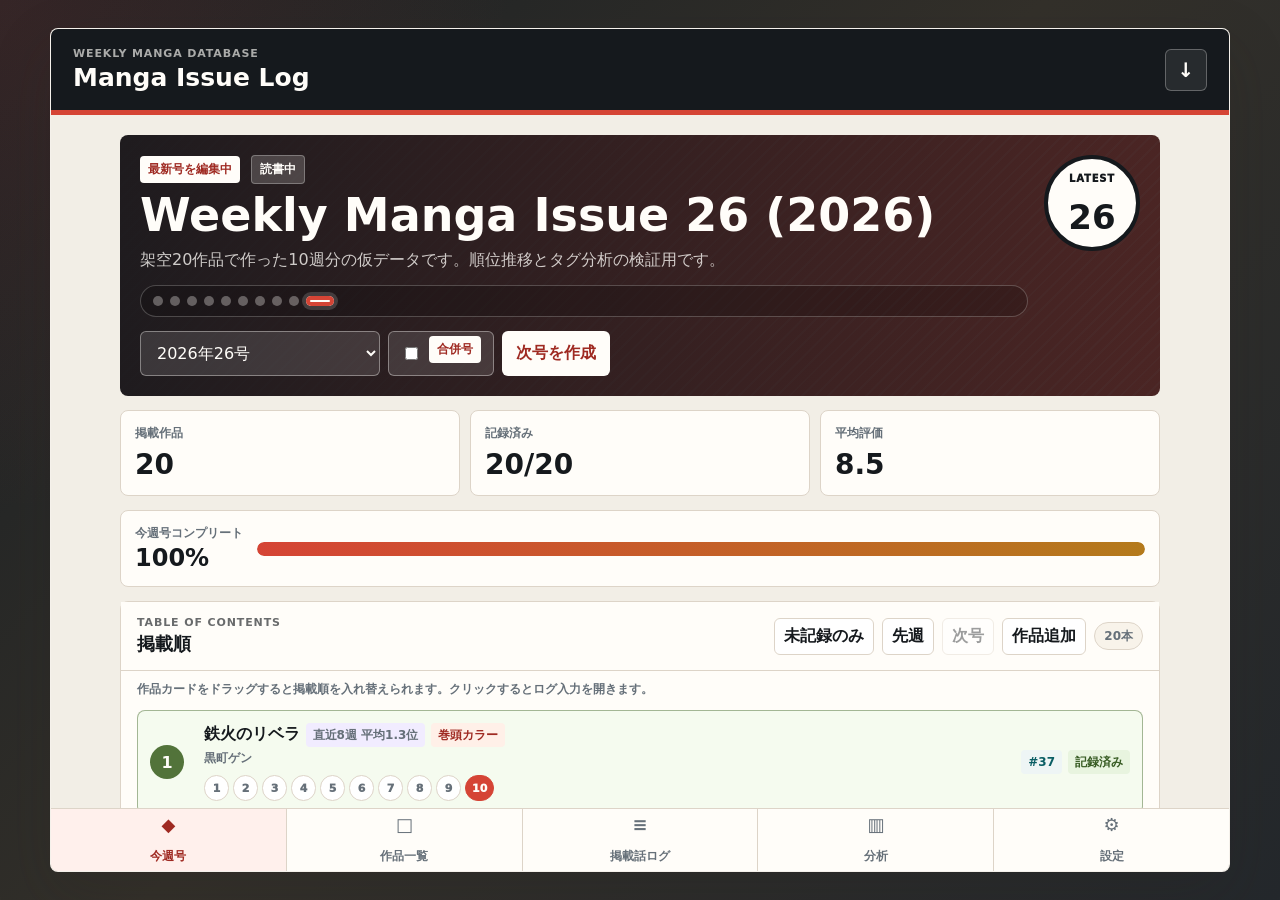
<file: index.html>
<!doctype html>
<html lang="ja">
  <head>
    <meta charset="utf-8" />
    <meta name="viewport" content="width=device-width, initial-scale=1" />
    <title>Manga Issue Log</title>
    <link rel="stylesheet" href="./styles.css" />
  </head>
  <body>
    <div class="desktop-stage">
      <div class="app-frame">
        <header class="app-header">
          <div>
            <p class="header-kicker">Weekly Manga Database</p>
            <h1>Manga Issue Log</h1>
          </div>
          <button class="icon-button" id="quickExportButton" title="JSONを書き出す" aria-label="JSONを書き出す">↓</button>
        </header>

        <main class="app-main">
          <section class="screen is-active" id="screen-current" aria-label="今週号">
            <div class="issue-hero" id="currentIssueHero"></div>
            <div class="metric-grid">
              <div class="metric-card">
                <span>掲載作品</span>
                <strong id="metricSeries">0</strong>
              </div>
              <div class="metric-card">
                <span>記録済み</span>
                <strong id="metricLogged">0</strong>
              </div>
              <div class="metric-card">
                <span>平均評価</span>
                <strong id="metricAverage">-</strong>
              </div>
            </div>
            <div class="completion-card">
              <div>
                <span>今週号コンプリート</span>
                <strong id="completionText">0%</strong>
              </div>
              <div class="completion-track"><div id="completionBar"></div></div>
            </div>

            <section class="panel toc-panel">
              <div class="section-title">
                <div>
                  <p>Table of contents</p>
                  <h2>掲載順</h2>
                </div>
                <div class="section-actions">
                  <button class="small-button" id="currentUnloggedToggle" type="button" aria-pressed="false">未記録のみ</button>
                  <button class="small-button" id="previousIssueButton" type="button">先週</button>
                  <button class="small-button" id="nextIssueButton" type="button">次号</button>
                  <button class="small-button" id="openAddSeriesButton" type="button">作品追加</button>
                  <span class="pill" id="currentIssueCount">0本</span>
                </div>
              </div>
              <div class="toc-hint">作品カードをドラッグすると掲載順を入れ替えられます。クリックするとログ入力を開きます。</div>
              <div class="toc-list" id="tocList"></div>
            </section>
          </section>

          <section class="screen" id="screen-series" aria-label="作品一覧">
            <div class="screen-heading">
              <p>Series master</p>
              <h2>作品一覧</h2>
            </div>
            <div class="search-box">
              <input id="seriesSearchInput" type="search" placeholder="作品名・作者で検索" />
            </div>
            <section class="panel">
              <div class="section-title">
                <div>
                  <p>Add series</p>
                  <h2>作品を追加</h2>
                </div>
              </div>
              <form id="seriesForm" class="series-form">
                <div class="form-row">
                  <label>
                    <span>作品名</span>
                    <input name="name" type="text" placeholder="作品名" required />
                  </label>
                  <label>
                    <span>作者</span>
                    <input name="author" type="text" placeholder="作者名" />
                  </label>
                </div>
                <div class="form-row">
                  <label>
                    <span>状態</span>
                    <select name="status">
                      <option value="新連載">新連載</option>
                      <option value="連載中">連載中</option>
                      <option value="読切">読切</option>
                      <option value="連載終了">連載終了</option>
                    </select>
                  </label>
                  <label class="toggle-row inline-toggle">
                    <input name="addToCurrentIssue" type="checkbox" checked />
                    <span>今の号に追加</span>
                  </label>
                </div>
                <button class="secondary-button" type="submit">作品を追加</button>
              </form>
            </section>
            <div class="series-list" id="seriesList"></div>
          </section>

          <section class="screen" id="screen-series-detail" aria-label="作品詳細">
            <button class="ghost-button back-button" id="backToSeriesButton">← 作品一覧へ</button>
            <div class="series-detail-hero" id="seriesDetailHero"></div>
            <section class="panel">
              <div class="section-title">
                <div>
                  <p>Series status</p>
                  <h2>作品設定</h2>
                </div>
              </div>
              <div class="series-settings-grid">
                <div class="form-row">
                  <label>
                    <span>状態</span>
                    <select id="seriesStatusSelect">
                      <option value="新連載">新連載</option>
                      <option value="連載中">連載中</option>
                      <option value="読切">読切</option>
                      <option value="連載終了">連載終了</option>
                    </select>
                  </label>
                  <button class="secondary-button" id="saveSeriesStatusButton" type="button">状態を保存</button>
                </div>
                <div class="thumbnail-controls">
                  <label class="secondary-button file-button">
                    サムネイル設定
                    <input type="file" id="seriesThumbnailInput" accept="image/*" />
                  </label>
                  <button class="ghost-button" id="clearSeriesThumbnailButton" type="button">サムネイル削除</button>
                </div>
              </div>
            </section>
            <div class="series-detail-grid">
              <section class="panel full-span">
                <div class="section-title">
                  <div>
                    <p>Order trend</p>
                    <h2>掲載順の推移</h2>
                  </div>
                </div>
                <div class="series-rank-chart" id="seriesRankChart"></div>
              </section>
              <section class="panel">
                <div class="section-title">
                  <div>
                    <p>Score timeline</p>
                    <h2>評価の推移</h2>
                  </div>
                </div>
                <div class="mini-timeline" id="seriesScoreTimeline"></div>
              </section>
              <section class="panel">
                <div class="section-title">
                  <div>
                    <p>Development map</p>
                    <h2>タグ履歴</h2>
                  </div>
                </div>
                <div class="bar-list" id="seriesTagBars"></div>
                <div class="series-tag-history" id="seriesTagHistory"></div>
              </section>
              <section class="panel full-span">
                <div class="section-title">
                  <div>
                    <p>Story history</p>
                    <h2>これまでのログ</h2>
                  </div>
                </div>
                <div class="chapter-list" id="seriesHistoryList"></div>
              </section>
            </div>
          </section>

          <section class="screen" id="screen-logs" aria-label="掲載話ログ">
            <div class="screen-heading">
              <p>Chapter timeline</p>
              <h2>掲載話ログ</h2>
            </div>
            <div class="filter-stack">
              <input id="logSearchInput" type="search" placeholder="出来事、感想、反応、タグで検索" />
              <div class="form-row">
                <select id="seriesFilter"></select>
                <select id="tagFilter"></select>
              </div>
            </div>
            <div class="chapter-list" id="chapterList"></div>
          </section>

          <section class="screen" id="screen-analysis" aria-label="分析">
            <div class="screen-heading">
              <p>Reading analytics</p>
              <h2>分析</h2>
            </div>
            <div class="analysis-controls">
              <label>
                <span>比較対象</span>
                <select id="analysisScopeSelect">
                  <option value="current">現在の連載陣</option>
                  <option value="new">新連載</option>
                  <option value="all">すべて</option>
                </select>
              </label>
              <label>
                <span>作品で絞る</span>
                <select id="analysisFocusSelect"></select>
              </label>
              <label>
                <span>表示プリセット</span>
                <select id="analysisPresetSelect">
                  <option value="all">選択範囲すべて</option>
                  <option value="top5">平均順位 上位5本</option>
                  <option value="movers">変動が大きい作品</option>
                  <option value="neighbors">選択作品の周辺</option>
                </select>
              </label>
            </div>
            <div class="analysis-grid">
              <section class="panel full-analysis">
                <div class="section-title">
                  <div>
                    <p>Order ranking</p>
                    <h2>掲載順ランキング</h2>
                  </div>
                </div>
                <div class="ranking-list" id="analysisRanking"></div>
              </section>
              <section class="panel full-analysis">
                <div class="section-title">
                  <div>
                    <p>Order comparison</p>
                    <h2>掲載順比較</h2>
                  </div>
                </div>
                <div class="comparison-chart" id="orderComparisonChart"></div>
              </section>
              <section class="panel full-analysis">
                <div class="section-title">
                  <div>
                    <p>Tag summary</p>
                    <h2>タグ集計</h2>
                  </div>
                </div>
                <div class="bar-list" id="tagBars"></div>
              </section>
            </div>
          </section>

          <section class="screen" id="screen-settings" aria-label="設定とエクスポート">
            <div class="screen-heading">
              <p>Settings</p>
              <h2>設定/エクスポート</h2>
            </div>
            <section class="panel">
              <div class="section-title">
                <div>
                  <p>Issue control</p>
                  <h2>号の管理</h2>
                </div>
              </div>
              <div class="settings-actions">
                <button class="secondary-button" id="createNextIssueButton">次号を作成</button>
              </div>
              <div class="issue-status-control">
                <label>
                  <span>現在の号の状態</span>
                  <select id="issueStatusSelect">
                    <option value="reading">読書中</option>
                    <option value="logging">入力中</option>
                    <option value="done">完了</option>
                  </select>
                </label>
              </div>
              <div class="data-note" id="issueNote"></div>
            </section>
            <section class="panel">
              <div class="section-title">
                <div>
                  <p>Portable data</p>
                  <h2>データ管理</h2>
                </div>
              </div>
              <div class="settings-actions">
                <button class="secondary-button" id="exportButton">JSONを書き出す</button>
                <button class="secondary-button" id="exportMarkdownButton">今号レポート</button>
                <button class="secondary-button" id="copyShareTextButton">共有文コピー</button>
                <label class="secondary-button file-button">
                  JSONを読み込む
                  <input type="file" id="importInput" accept="application/json" />
                </label>
                <button class="danger-button" id="resetButton">仮データに戻す</button>
              </div>
            </section>
            <section class="panel">
              <div class="section-title">
                <div>
                  <p>Tag library</p>
                  <h2>タグ管理</h2>
                </div>
              </div>
              <div class="tag-manager" id="tagManager"></div>
            </section>
            <section class="panel">
              <div class="section-title">
                <div>
                  <p>Issue seed</p>
                  <h2>今回の仮データ</h2>
                </div>
              </div>
              <div class="data-note" id="seedNote"></div>
            </section>
          </section>
        </main>

        <nav class="bottom-nav" aria-label="メイン画面">
          <button class="nav-item is-active" data-screen="current"><span>◆</span>今週号</button>
          <button class="nav-item" data-screen="series"><span>□</span>作品一覧</button>
          <button class="nav-item" data-screen="logs"><span>≡</span>掲載話ログ</button>
          <button class="nav-item" data-screen="analysis"><span>▥</span>分析</button>
          <button class="nav-item" data-screen="settings"><span>⚙</span>設定</button>
        </nav>
      </div>
    </div>

    <div class="modal-backdrop" id="logOverlay" hidden>
      <section class="log-modal" role="dialog" aria-modal="true" aria-labelledby="logFormTitle">
        <div class="modal-head">
          <div>
            <p>Chapter log</p>
            <h2 id="logFormTitle">掲載話を記録</h2>
          </div>
          <button class="icon-close" id="closeLogButton" type="button" aria-label="閉じる">×</button>
        </div>
        <form id="chapterForm" class="log-form">
          <div class="form-row">
            <label>
              <span>作品</span>
              <select name="seriesId" id="chapterSeries" required></select>
            </label>
            <label>
              <span>話数</span>
              <input name="chapterNo" type="number" min="1" placeholder="話数" required />
            </label>
          </div>
          <label>
            <span>サブタイトル</span>
            <input name="title" type="text" placeholder="任意" />
          </label>
          <label>
            <span>起きたこと</span>
            <textarea name="summary" rows="3" placeholder="世界説明、キャラ追加、ピンチ展開など"></textarea>
          </label>
          <div class="tag-picker" id="tagPicker"></div>
          <div class="custom-tag-row">
            <input id="customTagInput" type="text" placeholder="自作タグを追加" />
            <button class="small-button" id="addCustomTagButton" type="button">追加</button>
          </div>
          <div class="form-row">
            <label>
              <span>反応トーン</span>
              <select name="mood">
                <option value="positive">好評</option>
                <option value="surprise">驚き</option>
                <option value="mixed">賛否</option>
                <option value="concern">不安</option>
                <option value="quiet">静か</option>
              </select>
            </label>
            <label>
              <span>自分の評価 <strong class="score-value" id="scoreValue">7/10</strong></span>
              <input name="score" id="scoreInput" type="range" min="1" max="10" value="7" />
            </label>
          </div>
          <label>
            <span>世間の反応</span>
            <textarea name="reaction" rows="2" placeholder="SNSや読者の温度感"></textarea>
          </label>
          <label>
            <span>自分の感想</span>
            <textarea name="myThought" rows="3" placeholder="好きだった点、引っかかった点、次号で見たいこと"></textarea>
          </label>
          <label>
            <span>次の予想</span>
            <textarea name="prediction" rows="2" placeholder="伏線、次号予想、長期的な読み"></textarea>
          </label>
          <button class="primary-button" type="submit" id="saveChapterButton">記録する</button>
        </form>
      </section>
    </div>

    <div class="modal-backdrop" id="thumbnailCropOverlay" hidden>
      <section class="crop-modal" role="dialog" aria-modal="true" aria-labelledby="thumbnailCropTitle">
        <div class="modal-head">
          <div>
            <p>Thumbnail crop</p>
            <h2 id="thumbnailCropTitle">サムネイルの範囲を調整</h2>
          </div>
          <button class="icon-close" id="cancelThumbnailCropButton" type="button" aria-label="閉じる">×</button>
        </div>
        <div class="crop-viewport" id="thumbnailCropViewport">
          <img id="thumbnailCropImage" alt="" draggable="false" />
          <div class="crop-mask" aria-hidden="true"></div>
        </div>
        <label class="crop-zoom">
          <span>ズーム</span>
          <input id="thumbnailZoomInput" type="range" min="1" max="3" step="0.01" value="1" />
        </label>
        <div class="crop-actions">
          <button class="ghost-button" id="resetThumbnailCropButton" type="button">中央に戻す</button>
          <button class="primary-button" id="applyThumbnailCropButton" type="button">この範囲で保存</button>
        </div>
      </section>
    </div>

    <script src="./app.js" defer></script>
  </body>
</html>
</file>
<file: styles.css>
:root {
  color-scheme: light;
  --ink: #15191d;
  --muted: #667079;
  --paper: #f2eee6;
  --surface: #fffdf9;
  --surface-soft: #f8f3ea;
  --line: #ddd4c8;
  --red: #d54435;
  --red-dark: #9f2a22;
  --blue: #2564a9;
  --teal: #087a80;
  --green: #52733a;
  --gold: #b47a1c;
  --purple: #7453a6;
  --shadow: 0 22px 60px rgba(41, 31, 25, 0.18);
  font-family: "Yu Gothic UI", "Meiryo", "Hiragino Sans", system-ui, sans-serif;
}

* {
  box-sizing: border-box;
}

body {
  margin: 0;
  min-height: 100vh;
  background:
    radial-gradient(circle at top left, rgba(213, 68, 53, 0.14), transparent 32rem),
    linear-gradient(135deg, #1b2024 0%, #33302a 48%, #24282c 100%);
  color: var(--ink);
}

body.modal-open {
  overflow: hidden;
}

button,
input,
select,
textarea {
  font: inherit;
}

button {
  cursor: pointer;
}

.desktop-stage {
  min-height: 100vh;
  display: grid;
  place-items: center;
  padding: 28px;
}

.app-frame {
  width: min(1180px, 100%);
  height: min(900px, calc(100vh - 56px));
  min-height: 680px;
  display: grid;
  grid-template-rows: auto 1fr auto;
  overflow: hidden;
  background: var(--paper);
  border: 1px solid rgba(255, 255, 255, 0.18);
  border-radius: 8px;
  box-shadow: var(--shadow);
}

.app-header {
  display: flex;
  align-items: center;
  gap: 16px;
  justify-content: space-between;
  padding: 18px 22px;
  background: var(--ink);
  color: #fffdf9;
  border-bottom: 5px solid var(--red);
}

.header-kicker,
.screen-heading p,
.section-title p {
  margin: 0;
  color: inherit;
  font-size: 11px;
  font-weight: 900;
  letter-spacing: 0.08em;
  text-transform: uppercase;
  opacity: 0.64;
}

.app-header h1,
.screen-heading h2,
.section-title h2 {
  margin: 3px 0 0;
  letter-spacing: 0;
}

.app-header h1 {
  font-size: 25px;
}

.icon-button {
  width: 42px;
  height: 42px;
  display: grid;
  place-items: center;
  border: 1px solid rgba(255, 253, 249, 0.28);
  border-radius: 6px;
  background: rgba(255, 253, 249, 0.08);
  color: #fffdf9;
  font-size: 20px;
  font-weight: 900;
}

.app-main {
  overflow: auto;
  padding: 20px;
}

.screen {
  display: none;
  max-width: 1040px;
  margin: 0 auto;
}

.screen.is-active {
  display: block;
}

.screen-heading {
  margin-bottom: 16px;
}

.screen-heading h2 {
  font-size: 26px;
}

.issue-hero {
  display: grid;
  grid-template-columns: minmax(0, 1fr) auto;
  gap: 16px;
  padding: 20px;
  margin-bottom: 14px;
  color: #fffdf9;
  background:
    linear-gradient(90deg, rgba(21, 25, 29, 0.95), rgba(21, 25, 29, 0.72)),
    repeating-linear-gradient(135deg, rgba(255, 255, 255, 0.08) 0 2px, transparent 2px 9px),
    var(--red);
  border-radius: 8px;
}

.issue-actions {
  display: flex;
  flex-wrap: wrap;
  gap: 8px;
  margin-top: 14px;
}

.issue-rail {
  display: flex;
  align-items: center;
  gap: 7px;
  margin-top: 14px;
  padding: 10px 12px;
  border: 1px solid rgba(255, 253, 249, 0.22);
  border-radius: 999px;
  background: rgba(0, 0, 0, 0.18);
}

.issue-dot {
  width: 10px;
  height: 10px;
  padding: 0;
  border: 0;
  border-radius: 50%;
  background: rgba(255, 253, 249, 0.32);
}

.issue-dot.is-current {
  width: 28px;
  border-radius: 999px;
  background: var(--red);
}

.issue-dot.is-latest {
  background: #fffdf9;
  box-shadow: 0 0 0 4px rgba(255, 253, 249, 0.16);
}

.issue-dot.is-current.is-latest {
  background: #fffdf9;
  box-shadow: inset 0 0 0 4px var(--red), 0 0 0 4px rgba(255, 253, 249, 0.16);
}

.issue-actions select {
  width: min(240px, 100%);
  border-color: rgba(255, 253, 249, 0.38);
  background: rgba(255, 253, 249, 0.12);
  color: #fffdf9;
}

.issue-actions option {
  color: var(--ink);
}

.hero-toggle {
  min-height: 42px;
  display: inline-flex;
  align-items: center;
  gap: 8px;
  width: auto;
  padding: 0 12px;
  border: 1px solid rgba(255, 253, 249, 0.38);
  border-radius: 6px;
  background: rgba(255, 253, 249, 0.12);
  color: #fffdf9;
  font-weight: 900;
}

.hero-toggle input {
  width: auto;
  accent-color: #fffdf9;
}

.light-button {
  min-height: 42px;
  padding: 0 13px;
  border: 1px solid rgba(255, 253, 249, 0.38);
  border-radius: 6px;
  background: #fffdf9;
  color: var(--red-dark);
  font-weight: 900;
}

.issue-title {
  min-width: 0;
}

.issue-title span {
  display: inline-block;
  margin-bottom: 8px;
  padding: 5px 8px;
  background: #fffdf9;
  color: var(--red-dark);
  border-radius: 4px;
  font-weight: 900;
  font-size: 12px;
}

.issue-title .issue-status-badge {
  margin-left: 6px;
  background: rgba(255, 253, 249, 0.18);
  color: #fffdf9;
  border: 1px solid rgba(255, 253, 249, 0.28);
}

.issue-title h2 {
  margin: 0;
  font-size: clamp(28px, 4vw, 46px);
  line-height: 1;
}

.issue-title p {
  margin: 12px 0 0;
  color: rgba(255, 253, 249, 0.78);
}

.issue-number {
  display: grid;
  place-items: center;
  width: 96px;
  height: 96px;
  background: #fffdf9;
  color: var(--ink);
  border: 4px solid var(--ink);
  border-radius: 50%;
  font-size: 40px;
  font-weight: 1000;
}

.issue-number small {
  margin-bottom: -12px;
  font-size: 10px;
  letter-spacing: 0.08em;
}

.issue-number strong {
  font-size: 34px;
  line-height: 1;
}

.metric-grid {
  display: grid;
  grid-template-columns: repeat(3, minmax(0, 1fr));
  gap: 10px;
  margin-bottom: 14px;
}

.metric-card,
.panel,
.toc-item,
.series-card,
.chapter-card {
  background: var(--surface);
  border: 1px solid var(--line);
  border-radius: 8px;
}

.metric-card {
  padding: 14px;
}

.metric-card span {
  display: block;
  color: var(--muted);
  font-size: 12px;
  font-weight: 900;
}

.metric-card strong {
  display: block;
  margin-top: 6px;
  font-size: 28px;
}

.completion-card {
  display: grid;
  grid-template-columns: auto minmax(0, 1fr);
  align-items: center;
  gap: 14px;
  margin-bottom: 14px;
  padding: 14px;
  border: 1px solid var(--line);
  border-radius: 8px;
  background: #fffdf9;
}

.completion-card span {
  display: block;
  color: var(--muted);
  font-size: 12px;
  font-weight: 900;
}

.completion-card strong {
  display: block;
  margin-top: 2px;
  font-size: 24px;
}

.completion-track {
  height: 14px;
  overflow: hidden;
  border-radius: 999px;
  background: #eee4d6;
}

.completion-track div {
  height: 100%;
  width: 0;
  border-radius: 999px;
  background: linear-gradient(90deg, var(--red), var(--gold));
}

.panel {
  padding: 16px;
  margin-bottom: 14px;
  min-width: 0;
}

.section-title {
  display: flex;
  align-items: flex-start;
  justify-content: space-between;
  gap: 12px;
  margin-bottom: 14px;
}

.toc-panel .section-title {
  position: sticky;
  top: -20px;
  z-index: 8;
  align-items: center;
  margin: -16px -16px 14px;
  padding: 14px 16px;
  border-bottom: 1px solid var(--line);
  background: rgba(255, 253, 249, 0.96);
  backdrop-filter: blur(10px);
}

.section-actions {
  display: inline-flex;
  align-items: center;
  gap: 8px;
  flex-shrink: 0;
}

.section-title h2 {
  font-size: 18px;
}

.pill {
  display: inline-grid;
  place-items: center;
  min-height: 28px;
  padding: 0 9px;
  border: 1px solid var(--line);
  border-radius: 999px;
  background: var(--surface-soft);
  color: var(--muted);
  font-size: 12px;
  font-weight: 900;
  white-space: nowrap;
}

.toc-list,
.series-list,
.chapter-list,
.bar-list {
  display: grid;
  gap: 10px;
}

.toc-hint {
  margin: -4px 0 12px;
  color: var(--muted);
  font-size: 12px;
  font-weight: 800;
}

.toc-item {
  display: grid;
  grid-template-columns: 42px minmax(0, 1fr) auto;
  gap: 12px;
  align-items: center;
  padding: 12px;
}

.toc-item.is-logged {
  border-color: rgba(82, 115, 58, 0.5);
  background: #f5fbef;
}

.toc-item.is-logged .toc-order {
  background: var(--green);
}

.toc-item.is-hiatus {
  opacity: 0.82;
  background: #f4f0ea;
}

.toc-item.is-invalid,
.chapter-card.is-invalid,
.series-card.has-warning {
  border-color: #d54435;
  box-shadow: inset 0 0 0 1px rgba(213, 68, 53, 0.4);
}

.toc-item.is-dragging {
  opacity: 0.45;
}

.toc-item.is-drop-target {
  outline: 3px solid rgba(213, 68, 53, 0.26);
  outline-offset: 2px;
}

.toc-order {
  display: grid;
  place-items: center;
  width: 34px;
  height: 34px;
  border-radius: 50%;
  background: var(--ink);
  color: #fffdf9;
  font-weight: 900;
}

.toc-main {
  min-width: 0;
}

.toc-main strong,
.series-card h3,
.chapter-card h3 {
  display: block;
  overflow-wrap: anywhere;
}

.toc-main strong {
  font-size: 16px;
}

.toc-main span,
.series-meta,
.chapter-meta {
  color: var(--muted);
  font-size: 12px;
  font-weight: 800;
}

.quick-score {
  display: flex;
  flex-wrap: wrap;
  gap: 4px;
  margin-top: 8px;
}

.quick-score-button {
  min-width: 25px;
  height: 26px;
  border: 1px solid var(--line);
  border-radius: 999px;
  background: #ffffff;
  color: var(--muted);
  font-size: 11px;
  font-weight: 1000;
  padding: 0 6px;
}

.quick-score-button:hover,
.quick-score-button.is-selected {
  border-color: var(--red);
  background: var(--red);
  color: #fffdf9;
}

.quick-score-disabled {
  display: inline-flex;
  align-items: center;
  min-height: 26px;
  padding: 0 8px;
  border: 1px dashed var(--line);
  border-radius: 999px;
  color: var(--muted);
  font-size: 11px;
  font-weight: 900;
}

input:disabled {
  cursor: not-allowed;
  opacity: 0.48;
}

.toc-badges,
.tag-row {
  display: flex;
  flex-wrap: wrap;
  gap: 6px;
}

.badge,
.tag,
.avg-chip {
  display: inline-flex;
  align-items: center;
  min-height: 24px;
  padding: 3px 7px;
  border-radius: 4px;
  background: #eef5f5;
  color: #0a5e64;
  font-size: 12px;
  font-weight: 900;
}

.tag {
  background: color-mix(in srgb, var(--tag-color, var(--teal)) 16%, #fffdf9);
  color: color-mix(in srgb, var(--tag-color, var(--teal)) 72%, var(--ink));
}

.avg-chip {
  background: #f1ecff;
  color: #5a4380;
}

.badge.color {
  background: #fff0e8;
  color: var(--red-dark);
}

.badge.cover {
  background: #f7ead1;
  color: #74500d;
}

.badge.done {
  background: #e8f4df;
  color: #385c24;
}

.badge.status {
  background: #eaf0fb;
  color: #244f8d;
}

.badge.warning {
  background: #ffe9e5;
  color: #9f2a22;
}

.log-form {
  display: grid;
  gap: 12px;
}

.form-row {
  display: grid;
  grid-template-columns: repeat(2, minmax(0, 1fr));
  gap: 10px;
}

label {
  display: grid;
  gap: 6px;
}

label span {
  color: var(--muted);
  font-size: 12px;
  font-weight: 900;
}

input,
select,
textarea {
  width: 100%;
  border: 1px solid var(--line);
  border-radius: 6px;
  background: #ffffff;
  color: var(--ink);
  padding: 11px 12px;
}

textarea {
  resize: vertical;
}

input:focus,
select:focus,
textarea:focus,
button:focus-visible {
  outline: 3px solid rgba(8, 122, 128, 0.22);
  outline-offset: 2px;
}

.tag-picker {
  display: flex;
  flex-wrap: wrap;
  gap: 8px;
}

.custom-tag-row {
  display: grid;
  grid-template-columns: minmax(0, 1fr) auto;
  gap: 8px;
}

.check-chip {
  display: inline-flex;
  align-items: center;
  gap: 7px;
  padding: 7px 9px;
  border: 1px solid var(--line);
  border-radius: 999px;
  background: #ffffff;
  font-size: 13px;
  font-weight: 900;
  user-select: none;
}

.check-chip input {
  width: auto;
  accent-color: var(--red);
}

.check-chip:has(input:checked) {
  border-color: var(--tag-color, var(--red));
  background: color-mix(in srgb, var(--tag-color, var(--red)) 14%, #fffdf9);
  color: color-mix(in srgb, var(--tag-color, var(--red)) 74%, var(--ink));
}

.primary-button,
.secondary-button,
.danger-button,
.ghost-button,
.small-button,
.icon-close {
  border: 0;
  border-radius: 6px;
  font-weight: 900;
}

.primary-button {
  min-height: 46px;
  background: var(--red);
  color: #fffdf9;
}

.secondary-button {
  background: var(--teal);
  color: #fffdf9;
  padding: 12px;
}

.danger-button {
  background: #7d2e2a;
  color: #fffdf9;
  padding: 12px;
}

.ghost-button,
.small-button {
  border: 1px solid var(--line);
  background: #ffffff;
  color: var(--ink);
}

.ghost-button {
  padding: 8px 10px;
}

.small-button {
  padding: 7px 9px;
}

.small-button.is-active {
  border-color: var(--red);
  background: #fff0ec;
  color: var(--red-dark);
}

.small-button:disabled {
  cursor: not-allowed;
  opacity: 0.42;
}

.search-box,
.filter-stack {
  margin-bottom: 12px;
}

.series-form {
  display: grid;
  gap: 12px;
}

.inline-toggle {
  align-self: end;
  min-height: 43px;
}

.filter-stack {
  display: grid;
  gap: 10px;
}

.series-card {
  display: grid;
  grid-template-columns: auto minmax(0, 1fr) auto;
  gap: 12px;
  align-items: center;
  padding: 14px;
  cursor: pointer;
}

.series-mark {
  width: 38px;
  height: 38px;
  border-radius: 6px;
  background: var(--series-color);
}

.series-card h3,
.chapter-card h3 {
  margin: 0;
  font-size: 16px;
}

.series-stat {
  text-align: right;
  color: var(--muted);
  font-size: 12px;
  font-weight: 900;
}

.chapter-card {
  display: grid;
  gap: 10px;
  padding: 14px;
  border-left: 6px solid var(--series-color, var(--red));
}

.chapter-card.is-logged {
  background: #fbfff7;
}

.chapter-card.is-hiatus {
  background: #f4f0ea;
}

.warning-line {
  margin-top: 7px;
  color: var(--red-dark);
  font-size: 12px;
  font-weight: 900;
}

.chapter-head {
  display: flex;
  align-items: flex-start;
  justify-content: space-between;
  gap: 12px;
}

.card-actions {
  display: flex;
  gap: 6px;
  flex-shrink: 0;
}

.chapter-notes {
  display: grid;
  grid-template-columns: repeat(3, minmax(0, 1fr));
  gap: 8px;
}

.note-box {
  padding: 10px;
  background: var(--surface-soft);
  border: 1px solid #ebe0d1;
  border-radius: 6px;
}

.note-box strong {
  display: block;
  margin-bottom: 5px;
  color: var(--muted);
  font-size: 12px;
}

.note-box p {
  margin: 0;
  line-height: 1.55;
}

.analysis-grid {
  display: grid;
  grid-template-columns: repeat(2, minmax(0, 1fr));
  gap: 14px;
}

.analysis-controls {
  display: grid;
  grid-template-columns: repeat(3, minmax(0, 1fr));
  gap: 10px;
  margin-bottom: 14px;
  padding: 14px;
  border: 1px solid var(--line);
  border-radius: 8px;
  background: var(--surface);
}

.analysis-grid .full-analysis {
  grid-column: 1 / -1;
}

.series-detail-hero {
  display: flex;
  align-items: center;
  gap: 14px;
  padding: 18px;
  margin: 12px 0 14px;
  border-radius: 8px;
  background: var(--ink);
  color: #fffdf9;
}

.series-detail-hero p,
.series-detail-hero h2 {
  margin: 0;
}

.series-detail-hero p {
  color: rgba(255, 253, 249, 0.66);
  font-size: 11px;
  font-weight: 900;
  letter-spacing: 0.08em;
  text-transform: uppercase;
}

.series-detail-hero h2 {
  margin-top: 3px;
  font-size: 24px;
}

.series-detail-hero span {
  display: block;
  margin-top: 6px;
  color: rgba(255, 253, 249, 0.76);
  font-size: 13px;
  font-weight: 800;
}

.series-detail-mark {
  width: 74px;
  height: 74px;
  flex: 0 0 auto;
  border-radius: 8px;
  border: 2px solid rgba(255, 253, 249, 0.62);
  overflow: hidden;
}

.series-detail-mark img {
  width: 100%;
  height: 100%;
  display: block;
  object-fit: cover;
}

.series-detail-grid {
  display: grid;
  grid-template-columns: repeat(2, minmax(0, 1fr));
  gap: 14px;
}

.series-detail-grid .full-span {
  grid-column: 1 / -1;
}

.series-settings-grid {
  display: grid;
  gap: 12px;
}

.thumbnail-controls {
  display: grid;
  grid-template-columns: repeat(2, minmax(0, 1fr));
  gap: 10px;
}

.series-rank-chart {
  overflow-x: auto;
  border: 1px solid var(--line);
  border-radius: 8px;
  background: #ffffff;
}

.series-rank-scroll {
  min-width: 760px;
}

.series-rank-svg {
  display: block;
  width: 100%;
  min-height: 210px;
}

.series-rank-path {
  fill: none;
  stroke-width: 4;
  stroke-linecap: round;
  stroke-linejoin: round;
}

.series-rank-order {
  fill: var(--ink);
  font-size: 11px;
  font-weight: 1000;
  text-anchor: middle;
  paint-order: stroke;
  stroke: #fffdf9;
  stroke-width: 4px;
  stroke-linejoin: round;
}

.series-rank-tag-strip {
  display: grid;
  gap: 8px;
  padding: 0 12px 12px;
}

.series-rank-tag-column {
  min-width: 0;
  display: grid;
  align-content: start;
  gap: 5px;
  padding: 8px;
  border: 1px solid var(--line);
  border-radius: 6px;
  background: var(--surface-soft);
}

.series-rank-tag-column strong,
.series-rank-tag-column > span {
  color: var(--muted);
  font-size: 11px;
  font-weight: 900;
}

.series-rank-tag-column div {
  display: flex;
  flex-wrap: wrap;
  gap: 4px;
}

.series-rank-tag-column .tag {
  min-height: 21px;
  padding: 2px 5px;
  font-size: 10px;
  line-height: 1.2;
}

.series-tag-history {
  display: grid;
  gap: 8px;
  margin-top: 12px;
}

.tag-history-row {
  display: grid;
  grid-template-columns: 52px minmax(0, 1fr);
  gap: 8px;
  align-items: start;
  padding-top: 8px;
  border-top: 1px solid var(--line);
}

.tag-history-row strong {
  color: var(--muted);
  font-size: 12px;
}

.tag-history-row div {
  display: flex;
  flex-wrap: wrap;
  gap: 5px;
}

.back-button {
  margin-bottom: 10px;
}

.mini-timeline {
  min-height: 170px;
  display: flex;
  align-items: end;
  gap: 8px;
  padding: 12px;
  border: 1px solid var(--line);
  border-radius: 8px;
  background: #ffffff;
  overflow-x: auto;
}

.timeline-point {
  width: 36px;
  min-width: 36px;
  height: 140px;
  display: grid;
  grid-template-rows: auto 1fr auto;
  align-items: end;
  justify-items: center;
  gap: 5px;
  color: var(--muted);
  font-size: 11px;
  font-weight: 900;
}

.timeline-point strong {
  align-self: start;
  display: grid;
  place-items: center;
  min-width: 24px;
  height: 22px;
  padding: 0 5px;
  border: 1px solid var(--line);
  border-radius: 999px;
  background: #ffffff;
  color: var(--ink);
  font-size: 11px;
}

.timeline-bar {
  width: 18px;
  border-radius: 999px 999px 3px 3px;
  opacity: 0.92;
}

.analysis-grid .panel:last-child,
.analysis-grid .full-analysis {
  grid-column: 1 / -1;
}

.ranking-list {
  display: grid;
  gap: 10px;
}

.ranking-row {
  display: grid;
  grid-template-columns: 42px minmax(0, 1fr) auto;
  gap: 12px;
  align-items: center;
  padding: 12px;
  border: 1px solid var(--line);
  border-left: 6px solid var(--series-color);
  border-radius: 8px;
  background: #ffffff;
  cursor: pointer;
  transition: border-color 160ms ease, box-shadow 160ms ease, transform 160ms ease;
}

.ranking-row:hover,
.ranking-row.is-selected {
  border-color: color-mix(in srgb, var(--series-color) 42%, var(--line));
  box-shadow: 0 10px 26px rgba(41, 31, 25, 0.1);
}

.ranking-row.is-selected {
  transform: translateX(3px);
}

.ranking-row strong {
  display: grid;
  place-items: center;
  width: 34px;
  height: 34px;
  border-radius: 50%;
  background: var(--ink);
  color: #fffdf9;
}

.ranking-row h3 {
  margin: 0 0 3px;
  font-size: 16px;
}

.ranking-row span {
  color: var(--muted);
  font-size: 12px;
  font-weight: 900;
}

.ranking-row em {
  color: var(--muted);
  font-style: normal;
  font-weight: 1000;
}

.ranking-row em.is-up {
  color: var(--green);
}

.ranking-row em.is-down {
  color: var(--red-dark);
}

.comparison-chart,
.tag-matrix {
  display: grid;
  gap: 12px;
  overflow-x: auto;
  padding-bottom: 4px;
}

.analysis-inspector {
  display: grid;
  grid-template-columns: minmax(0, 1.1fr) auto minmax(180px, 0.7fr);
  gap: 12px;
  align-items: center;
  padding: 14px;
  border: 1px solid color-mix(in srgb, var(--series-color, var(--teal)) 34%, var(--line));
  border-left: 7px solid var(--series-color, var(--teal));
  border-radius: 8px;
  background:
    linear-gradient(135deg, color-mix(in srgb, var(--series-color, var(--teal)) 11%, #fffdf9), #fffdf9 58%);
}

.analysis-inspector.is-empty {
  grid-template-columns: minmax(0, 1fr) auto;
  border-left-color: var(--line);
  background: var(--surface);
}

.analysis-inspector p,
.analysis-inspector h3 {
  margin: 0;
}

.analysis-inspector p {
  color: var(--muted);
  font-size: 12px;
  font-weight: 850;
  line-height: 1.6;
}

.analysis-inspector h3 {
  margin-top: 2px;
  font-size: 18px;
}

.inspector-title {
  min-width: 0;
  display: flex;
  align-items: center;
  gap: 10px;
}

.inspector-title .series-mark {
  width: 40px;
  height: 40px;
  flex: 0 0 auto;
  background: var(--series-color);
}

.inspector-metrics {
  min-width: 108px;
  text-align: right;
}

.inspector-metrics strong {
  display: block;
  font-size: 30px;
  line-height: 1;
}

.inspector-metrics span {
  display: block;
  margin-top: 6px;
  color: var(--muted);
  font-size: 11px;
  font-weight: 900;
}

.inspector-tags {
  display: flex;
  flex-wrap: wrap;
  gap: 5px;
  justify-content: flex-end;
}

.inspector-summary {
  grid-column: 1 / -1;
  padding-top: 10px;
  border-top: 1px solid color-mix(in srgb, var(--series-color, var(--line)) 20%, var(--line));
}

.rank-chart-scroll {
  position: relative;
  overflow-x: auto;
  padding: 8px 0 2px;
  background:
    linear-gradient(180deg, rgba(255, 253, 249, 0.96), rgba(248, 243, 234, 0.92)),
    #ffffff;
  border: 1px solid var(--line);
  border-radius: 8px;
  box-shadow: inset 0 1px 0 rgba(255, 255, 255, 0.8);
}

.rank-line-chart {
  display: block;
  width: max(980px, 100%);
  height: auto;
  min-height: 320px;
}

.rank-grid-line {
  stroke: rgba(102, 112, 121, 0.22);
  stroke-width: 1;
}

.rank-grid-v {
  stroke: rgba(102, 112, 121, 0.16);
  stroke-width: 1;
}

.rank-issue-hit {
  fill: transparent;
  cursor: crosshair;
}

.rank-issue-hit.is-selected {
  fill: rgba(213, 68, 53, 0.14);
}

.rank-band {
  pointer-events: none;
}

.rank-band.top-band {
  fill: rgba(245, 202, 79, 0.18);
}

.rank-band.middle-band {
  fill: rgba(8, 122, 128, 0.06);
}

.rank-band.danger-band {
  fill: rgba(213, 68, 53, 0.08);
}

.rank-axis-label,
.rank-issue-label {
  fill: var(--ink);
  font-size: 14px;
  font-weight: 900;
  text-anchor: middle;
}

.rank-axis-label {
  fill: var(--muted);
}

.latest-guide {
  stroke: #7f858a;
  stroke-width: 1.5;
  stroke-dasharray: 4 4;
}

.latest-chip {
  fill: #050505;
}

.latest-chip-text {
  fill: #fffdf9;
  font-size: 17px;
  font-weight: 1000;
  text-anchor: middle;
}

.latest-label text {
  fill: #fffdf9;
  font-size: 14px;
  font-weight: 900;
}

.series-line-group {
  opacity: 0.92;
  transition: opacity 160ms ease, filter 160ms ease;
}

.rank-line,
.rank-line-halo {
  stroke-width: 3.2;
  stroke-linecap: round;
  stroke-linejoin: round;
  stroke-dasharray: 1;
  stroke-dashoffset: 1;
  pointer-events: none;
  animation: draw-rank-line 620ms ease forwards;
}

.rank-line-halo {
  opacity: 0;
  stroke: #fffdf9;
  stroke-width: 12;
}

.comparison-chart.is-hovering .series-line-group {
  opacity: 0.1;
}

.comparison-chart.has-selection .series-line-group {
  opacity: 0.08;
}

.comparison-chart.is-hovering .series-line-group.is-active {
  opacity: 1;
  filter: url(#rankLineGlow);
}

.comparison-chart.has-selection .series-line-group.is-selected {
  opacity: 1;
  filter: url(#rankLineGlow);
}

.comparison-chart.is-hovering .series-line-group.is-active .rank-line {
  stroke-width: 6;
}

.comparison-chart.has-selection .series-line-group.is-selected .rank-line {
  stroke-width: 7;
}

.comparison-chart.is-hovering .series-line-group.is-active .rank-line-halo,
.comparison-chart.has-selection .series-line-group.is-selected .rank-line-halo {
  opacity: 0.88;
}

.comparison-chart.has-selection .series-line-group:not(.is-selected) .rank-line {
  stroke-width: 1.5;
}

.comparison-chart.has-selection .series-line-group:not(.is-selected) .rank-point {
  opacity: 0.24;
}

.rank-point {
  cursor: help;
  stroke: #fffdf9;
  stroke-width: 2;
  transition: opacity 160ms ease, r 160ms ease;
}

.rank-point:hover {
  r: 8px;
}

.rank-point.is-selected {
  r: 10px;
  stroke: var(--ink);
  stroke-width: 4;
  filter: drop-shadow(0 0 5px rgba(255, 253, 249, 0.95));
}

.rank-tooltip {
  position: absolute;
  z-index: 10;
  width: min(330px, calc(100% - 24px));
  padding: 12px;
  border: 1px solid color-mix(in srgb, var(--series-color, var(--red)) 42%, transparent);
  border-left: 6px solid var(--series-color, var(--red));
  border-radius: 6px;
  background:
    linear-gradient(135deg, rgba(21, 25, 29, 0.96), rgba(30, 35, 39, 0.92)),
    var(--ink);
  color: #fffdf9;
  box-shadow: 0 18px 36px rgba(0, 0, 0, 0.28);
  font-size: 12px;
  font-weight: 800;
  line-height: 1.6;
  pointer-events: none;
}

.tooltip-head {
  display: grid;
  grid-template-columns: minmax(0, 1fr) auto;
  gap: 10px;
  align-items: start;
}

.tooltip-head strong {
  min-width: 0;
  overflow-wrap: anywhere;
  font-size: 14px;
  line-height: 1.35;
}

.tooltip-head span {
  color: rgba(255, 253, 249, 0.72);
  font-size: 11px;
  font-weight: 900;
  white-space: nowrap;
}

.tooltip-rank {
  display: inline-flex;
  align-items: baseline;
  margin-top: 8px;
  color: #fffdf9;
  font-size: 24px;
  font-weight: 1000;
  line-height: 1;
}

.rank-tooltip p {
  margin: 8px 0 0;
}

.tooltip-tags {
  display: flex;
  flex-wrap: wrap;
  gap: 5px;
  margin-top: 8px;
}

.tooltip-tags b {
  padding: 3px 6px;
  border-radius: 4px;
  background: color-mix(in srgb, var(--series-color, var(--blue)) 24%, #fffdf9);
  color: var(--ink);
  font-size: 11px;
  font-weight: 1000;
  line-height: 1.2;
}

.rank-legend,
.color-legend {
  display: flex;
  flex-wrap: wrap;
  justify-content: center;
  gap: 16px;
  color: var(--ink);
  font-size: 13px;
  font-weight: 900;
}

.rank-legend span,
.color-legend {
  align-items: center;
}

.rank-legend span {
  display: inline-flex;
  padding: 4px 7px;
  border: 1px solid transparent;
  border-radius: 999px;
  cursor: default;
  transition: background 160ms ease, border-color 160ms ease, opacity 160ms ease;
}

.comparison-chart.is-hovering .rank-legend span {
  opacity: 0.38;
}

.comparison-chart.has-selection .rank-legend span {
  opacity: 0.38;
}

.comparison-chart.is-hovering .rank-legend span.is-active {
  border-color: color-mix(in srgb, var(--series-color) 42%, transparent);
  background: color-mix(in srgb, var(--series-color) 14%, #fffdf9);
  opacity: 1;
}

.comparison-chart.has-selection .rank-legend span.is-selected {
  border-color: color-mix(in srgb, var(--series-color) 42%, transparent);
  background: color-mix(in srgb, var(--series-color) 14%, #fffdf9);
  opacity: 1;
}

.rank-legend i,
.color-legend span {
  display: inline-block;
  width: 18px;
  height: 10px;
  margin-right: 6px;
  border-radius: 999px;
}

@keyframes draw-rank-line {
  to {
    stroke-dashoffset: 0;
  }
}

.color-legend .cover {
  background: #ff5a4e;
}

.color-legend .center {
  margin-left: 14px;
  background: #f0c44e;
}

.rank-table-wrap {
  overflow-x: auto;
}

.rank-table {
  width: 100%;
  min-width: 760px;
  border-collapse: separate;
  border-spacing: 2px;
  font-size: 14px;
}

.rank-table th {
  padding: 8px;
  background: #47785f;
  color: #fffdf9;
  text-align: center;
}

.rank-table td {
  padding: 7px 8px;
  border: 1px solid #47785f;
  background: #f8fbf7;
  text-align: center;
  font-weight: 800;
}

.rank-table .series-name-cell {
  min-width: 170px;
  color: #235f56;
  text-align: left;
}

.rank-table td.is-cover {
  background: #ff665a;
  color: #111;
}

.rank-table td.is-center {
  background: #f5ca4f;
  color: #111;
}

.comparison-row,
.tag-series-row {
  min-width: 760px;
  display: grid;
  grid-template-columns: 160px minmax(0, 1fr);
  gap: 10px;
  align-items: stretch;
}

.comparison-name,
.tag-series-row h3 {
  margin: 0;
  display: flex;
  align-items: center;
  padding: 10px;
  border-left: 6px solid var(--series-color, var(--teal));
  border-radius: 8px;
  background: #ffffff;
  font-size: 14px;
}

.comparison-points,
.tag-cells {
  display: grid;
  grid-template-columns: repeat(8, minmax(72px, 1fr));
  gap: 8px;
}

.comparison-cell,
.tag-cell {
  min-height: 76px;
  display: grid;
  align-content: space-between;
  padding: 8px;
  border: 1px solid var(--line);
  border-radius: 8px;
  background: #ffffff;
}

.comparison-cell span,
.tag-cell span {
  color: var(--muted);
  font-size: 11px;
  font-weight: 900;
}

.comparison-cell strong {
  display: grid;
  place-items: center;
  width: 30px;
  height: 30px;
  margin-top: calc(var(--y, 50%) / 4);
  border-radius: 50%;
  background: var(--series-color, var(--teal));
  color: #fffdf9;
  font-size: 13px;
}

.comparison-cell.is-hiatus,
.tag-cell.is-empty {
  background: #f4f0ea;
}

.tag-cell div {
  display: flex;
  flex-wrap: wrap;
  gap: 4px;
}

.tag-cell b {
  padding: 3px 5px;
  border-radius: 4px;
  background: #eef5f5;
  color: #0a5e64;
  font-size: 11px;
}

.bar-item {
  display: grid;
  gap: 6px;
}

.bar-label {
  display: flex;
  justify-content: space-between;
  gap: 10px;
  color: var(--muted);
  font-size: 12px;
  font-weight: 900;
}

.bar-track {
  height: 11px;
  overflow: hidden;
  background: #ece3d8;
  border-radius: 999px;
}

.bar-fill {
  height: 100%;
  background: var(--bar-color, var(--teal));
}

.coverage-card {
  display: grid;
  gap: 10px;
}

.coverage-row {
  display: grid;
  grid-template-columns: 120px minmax(0, 1fr) 52px;
  gap: 10px;
  align-items: center;
  color: var(--muted);
  font-size: 13px;
  font-weight: 900;
}

.settings-actions {
  display: grid;
  grid-template-columns: repeat(auto-fit, minmax(150px, 1fr));
  gap: 10px;
}

.merge-control {
  margin: 14px 0 4px;
}

.issue-status-control {
  margin: 12px 0;
  max-width: 280px;
}

.toggle-row {
  display: flex;
  align-items: center;
  gap: 10px;
  width: fit-content;
  padding: 10px 12px;
  border: 1px solid var(--line);
  border-radius: 8px;
  background: #ffffff;
  color: var(--ink);
  font-weight: 900;
}

.toggle-row input {
  width: auto;
  accent-color: var(--red);
}

.modal-backdrop {
  position: fixed;
  inset: 0;
  z-index: 50;
  display: grid;
  place-items: center;
  padding: 18px;
  background: rgba(21, 25, 29, 0.62);
}

.modal-backdrop[hidden] {
  display: none;
}

.log-modal {
  width: min(760px, 100%);
  max-height: min(820px, calc(100vh - 36px));
  overflow: auto;
  padding: 18px;
  border: 1px solid var(--line);
  border-radius: 8px;
  background: var(--surface);
  box-shadow: var(--shadow);
}

.crop-modal {
  width: min(430px, 100%);
  max-height: min(760px, calc(100vh - 36px));
  overflow: auto;
  padding: 18px;
  border: 1px solid var(--line);
  border-radius: 8px;
  background: var(--surface);
  box-shadow: var(--shadow);
}

.crop-viewport {
  position: relative;
  width: min(280px, 100%);
  aspect-ratio: 1;
  margin: 8px auto 16px;
  overflow: hidden;
  border-radius: 50%;
  background:
    linear-gradient(45deg, rgba(102, 112, 121, 0.14) 25%, transparent 25%),
    linear-gradient(-45deg, rgba(102, 112, 121, 0.14) 25%, transparent 25%),
    linear-gradient(45deg, transparent 75%, rgba(102, 112, 121, 0.14) 75%),
    linear-gradient(-45deg, transparent 75%, rgba(102, 112, 121, 0.14) 75%),
    #fffdf9;
  background-position: 0 0, 0 10px, 10px -10px, -10px 0;
  background-size: 20px 20px;
  cursor: grab;
  touch-action: none;
}

.crop-viewport:active {
  cursor: grabbing;
}

.crop-viewport img {
  position: absolute;
  top: 50%;
  left: 50%;
  max-width: none;
  user-select: none;
  will-change: transform;
}

.crop-mask {
  position: absolute;
  inset: 0;
  border: 2px solid rgba(255, 253, 249, 0.92);
  border-radius: 50%;
  box-shadow:
    inset 0 0 0 1px rgba(21, 25, 29, 0.28),
    0 0 0 999px rgba(21, 25, 29, 0.08);
  pointer-events: none;
}

.crop-zoom {
  margin-bottom: 14px;
}

.crop-actions {
  display: grid;
  grid-template-columns: 1fr 1fr;
  gap: 10px;
}

.modal-head {
  display: flex;
  align-items: flex-start;
  justify-content: space-between;
  gap: 14px;
  margin-bottom: 14px;
}

.modal-head p,
.modal-head h2 {
  margin: 0;
}

.modal-head p {
  color: var(--muted);
  font-size: 11px;
  font-weight: 900;
  letter-spacing: 0.08em;
  text-transform: uppercase;
}

.modal-head h2 {
  margin-top: 3px;
  font-size: 20px;
}

.icon-close {
  width: 38px;
  height: 38px;
  background: var(--surface-soft);
  color: var(--ink);
  font-size: 22px;
}

.score-value {
  display: inline-block;
  margin-left: 6px;
  color: var(--red-dark);
  font-size: 13px;
}

.file-button {
  display: grid;
  place-items: center;
  text-align: center;
}

.file-button input {
  display: none;
}

.data-note {
  color: var(--muted);
  line-height: 1.75;
}

.tag-manager {
  display: grid;
  gap: 8px;
}

.tag-manager-row {
  display: grid;
  grid-template-columns: minmax(0, 1fr) auto auto;
  gap: 10px;
  align-items: center;
  padding: 10px;
  border: 1px solid var(--line);
  border-radius: 8px;
  background: #ffffff;
}

.tag-manager-row strong {
  display: block;
  overflow-wrap: anywhere;
}

.tag-manager-row span {
  color: var(--muted);
  font-size: 12px;
  font-weight: 850;
}

.tag-manager-row.is-locked {
  background: var(--surface-soft);
}

.tag-color-input {
  width: 44px;
  height: 34px;
  padding: 3px;
  border-radius: 6px;
}

.tag-manager-actions {
  display: flex;
  gap: 6px;
  flex-wrap: wrap;
  justify-content: flex-end;
}

.danger-mini {
  color: var(--red-dark);
}

.model-list {
  display: flex;
  flex-wrap: wrap;
  gap: 8px;
}

.model-list span {
  padding: 8px 10px;
  border: 1px solid var(--line);
  border-radius: 6px;
  background: #ffffff;
  font-weight: 900;
}

.bottom-nav {
  display: grid;
  grid-template-columns: repeat(5, minmax(0, 1fr));
  gap: 1px;
  background: var(--line);
  border-top: 1px solid var(--line);
}

.nav-item {
  min-height: 62px;
  display: grid;
  place-items: center;
  gap: 3px;
  border: 0;
  background: #fffdf9;
  color: var(--muted);
  font-size: 12px;
  font-weight: 900;
}

.nav-item span {
  font-size: 18px;
  line-height: 1;
}

.nav-item.is-active {
  color: var(--red-dark);
  background: #fff0ec;
}

.empty-state {
  padding: 22px;
  border: 1px dashed var(--line);
  border-radius: 8px;
  background: #ffffff;
  color: var(--muted);
  text-align: center;
  font-weight: 900;
}

@media (max-width: 760px) {
  .desktop-stage {
    display: block;
    min-height: 100vh;
    padding: 0;
  }

  .app-frame {
    width: 100%;
    height: 100vh;
    min-height: 0;
    border: 0;
    border-radius: 0;
  }

  .app-header {
    padding: 14px 16px;
  }

  .app-header h1 {
    font-size: 20px;
  }

  .app-main {
    padding: 14px;
  }

  .issue-hero {
    grid-template-columns: 1fr;
  }

  .issue-number {
    width: 76px;
    height: 76px;
    font-size: 32px;
  }

  .metric-grid,
  .form-row,
  .analysis-controls,
  .analysis-grid,
  .series-detail-grid,
  .chapter-notes,
  .settings-actions {
    grid-template-columns: 1fr;
  }

  .series-detail-grid .full-span {
    grid-column: auto;
  }

  .toc-item {
    grid-template-columns: 36px minmax(0, 1fr);
  }

  .toc-panel .section-title {
    display: grid;
    grid-template-columns: minmax(0, 1fr);
  }

  .section-actions {
    width: 100%;
    overflow-x: auto;
    padding-bottom: 2px;
  }

  .toc-badges {
    grid-column: 2;
  }

  .series-card {
    grid-template-columns: auto minmax(0, 1fr);
  }

  .series-stat {
    grid-column: 2;
    text-align: left;
  }

  .analysis-inspector {
    grid-template-columns: 1fr;
  }

  .thumbnail-controls {
    grid-template-columns: 1fr;
  }

  .crop-actions {
    grid-template-columns: 1fr;
  }

  .analysis-inspector.is-empty {
    grid-template-columns: 1fr;
  }

  .inspector-metrics {
    text-align: left;
  }

  .inspector-tags {
    justify-content: flex-start;
  }

  .tag-manager-row {
    grid-template-columns: 1fr;
  }

  .tag-manager-actions {
    justify-content: flex-start;
  }
}
</file>
